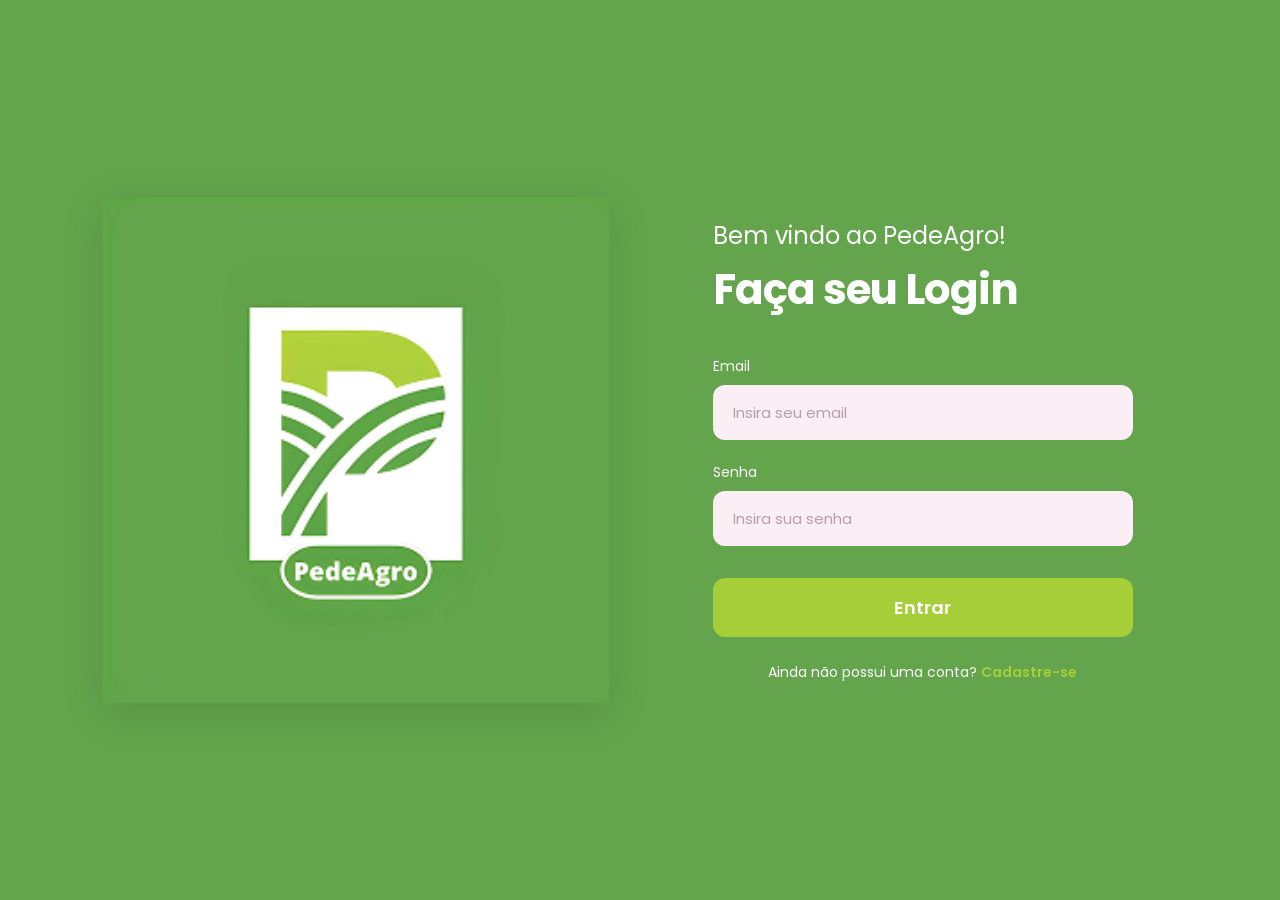
<file: PROGRAMAÇÃO WEB III/atividade 2/login.html>
<!DOCTYPE html>
<html lang="pt-br">
<head>
    <meta charset="UTF-8">
    <meta name="viewport" content="width=device-width, initial-scale=1.0">
    <title>PedeAgro - Login</title>
    <link href="https://fonts.googleapis.com/css2?family=Poppins:wght@300;400;600;700&display=swap" rel="stylesheet">
    <link rel="stylesheet" href="login.css">
</head>
<body class="login-body">
    <div class="login-container">
        <div class="logo-section">
            <div class="logo-wrapper">
                <img src="logo1.png" alt="PedeAgro Logo" class="main-logo">
            </div>
        </div>

        <div class="form-section">
            <div class="form-container">
                <p class="welcome">Bem vindo ao PedeAgro!</p>
                <h1>Faça seu Login</h1>
                
                <form>
                    <div class="input-group">
                        <label for="email">Email</label>
                        <input type="email" id="email" placeholder="Insira seu email">
                    </div>
                    
                    <div class="input-group">
                        <label for="senha">Senha</label>
                        <input type="password" id="senha" placeholder="Insira sua senha">
                    </div>
                    
                    <button type="submit" class="btn-entrar">Entrar</button>
                </form>
                
                <p class="signup-text">
                    Ainda não possui uma conta? <a href="#">Cadastre-se</a>
                </p>
            </div>
        </div>
    </div>
</body>
</html>
</file>
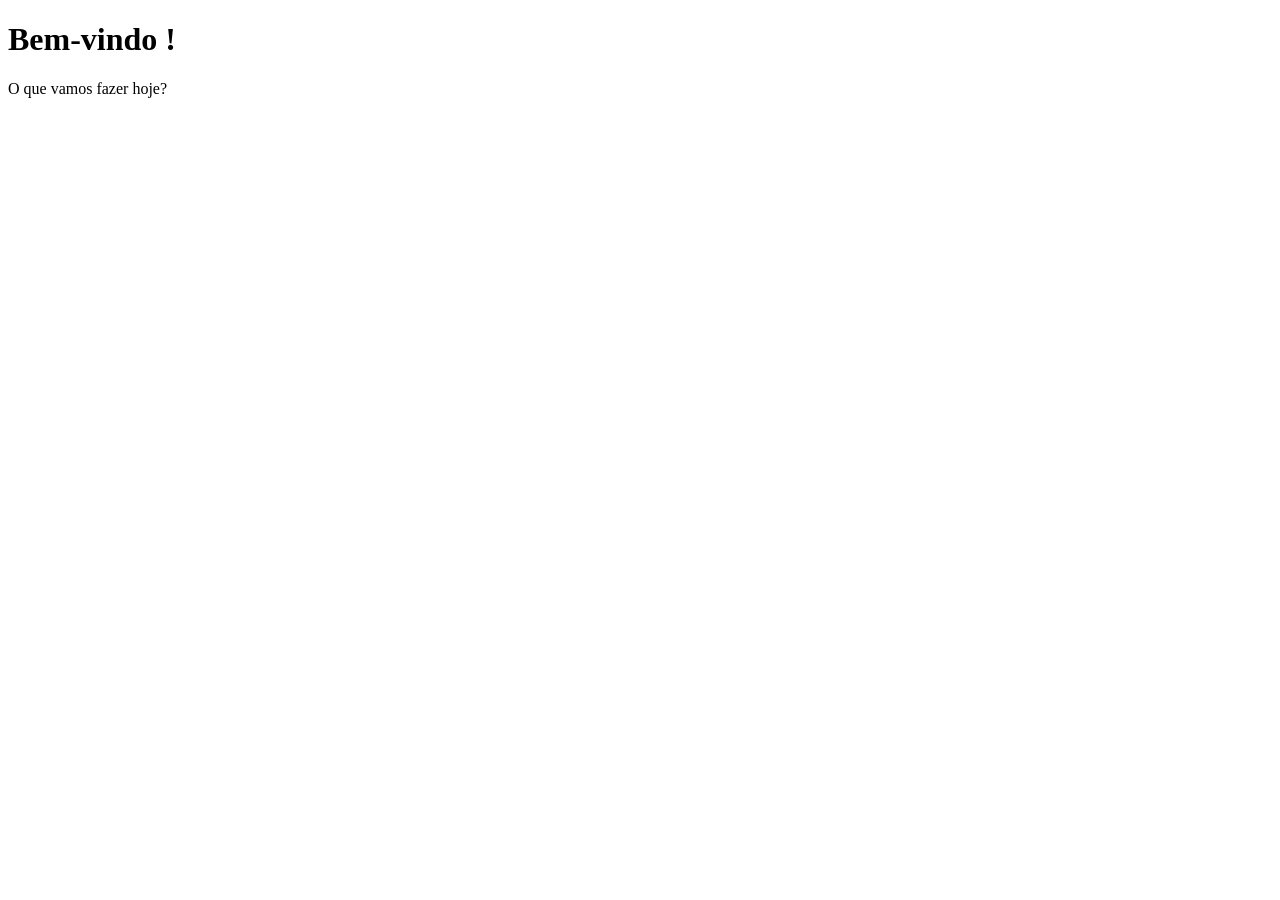
<file: PROGRAMAÇÃO WEB III/Exemplos/ex1.html>
<!DOCTYPE html>
<html lang="pt-BR">
<head>
    <meta charset="UTF-8">
    <meta name="viewport" content="width=device-width, initial-scale=1.0">
    <title>Exemplo JavaScript</title>
</head>
<body>

    <h1>Bem-vindo !</h1>
    <p>O que vamos fazer hoje?</p>

    <script>
        // Exibe um alerta
        alert("Olá! Miguel");
        alert("Tudo Bem?")

        // Exibe mensagem no console
        console.log("Miguel A. Novaes De Sá");
    </script>

</body>
</html>
</file>
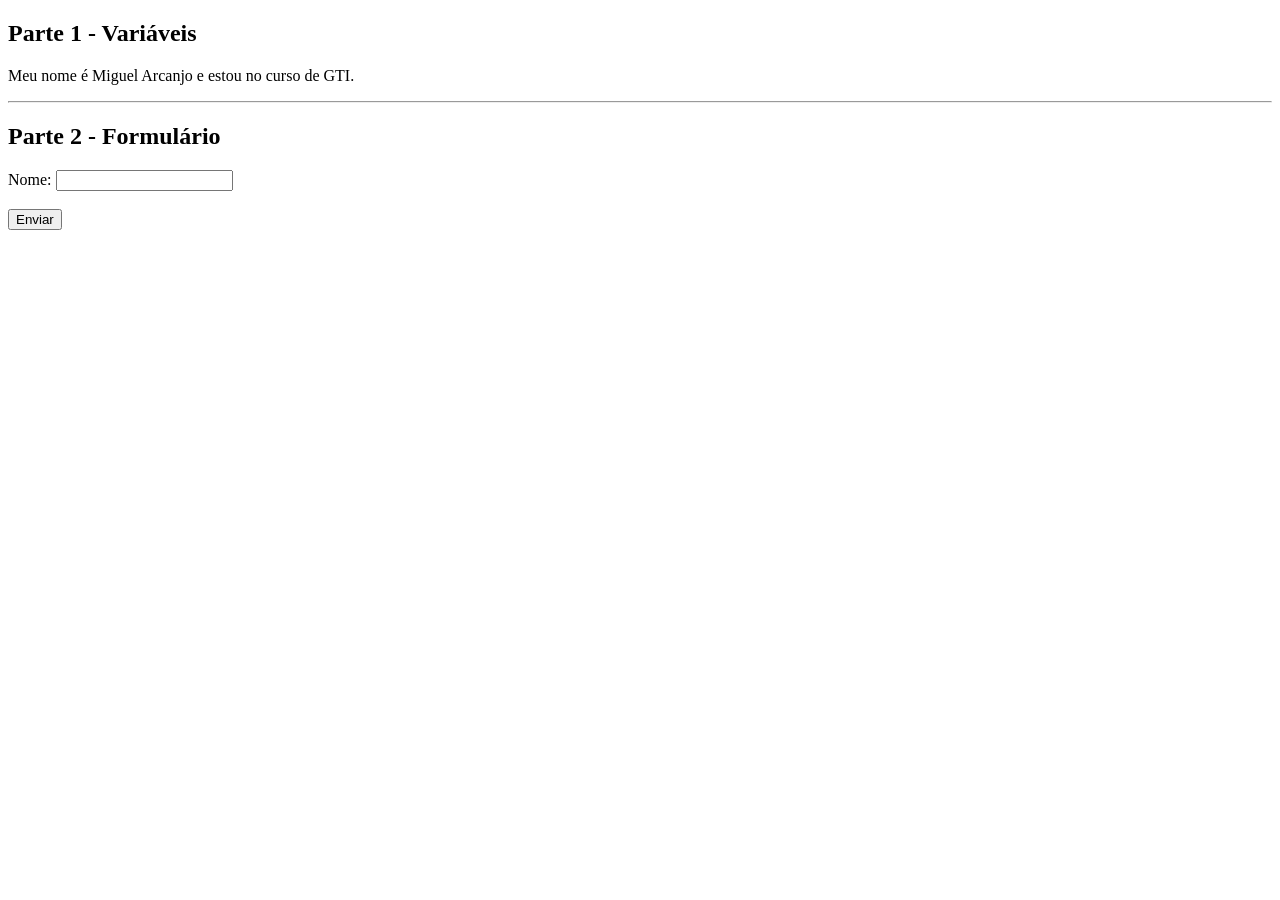
<file: PROGRAMAÇÃO WEB III/Exemplos/ex10.html>
<!DOCTYPE html>
<html lang="pt-BR">
<head>
    <meta charset="UTF-8">
    <title>Exercício JavaScript</title>
</head>
<body>

    <h2>Parte 1 - Variáveis</h2>

    <p id="info"></p>

    <hr>

    <h2>Parte 2 - Formulário</h2>

    <form id="formulario">
        <label>Nome:</label>
        <input type="text" id="nome" required>

        <br><br>

        <button type="submit">Enviar</button>
    </form>

    <h3 id="mensagem"></h3>

    <script>
        // Parte 1
        let nome = "Miguel Arcanjo";
        let curso = "GTI";

        document.getElementById("info").innerHTML =
            "Meu nome é " + nome + " e estou no curso de " + curso + ".";

        // Parte 2
        document.getElementById("formulario").addEventListener("submit", function(event) {
            event.preventDefault();

            let nomeDigitado = document.getElementById("nome").value;

            document.getElementById("mensagem").innerHTML =
                "Bem-vindo(a), " + nomeDigitado + "!<br>Você está no curso de " + curso + ".";
        });
    </script>

</body>
</html>
</file>
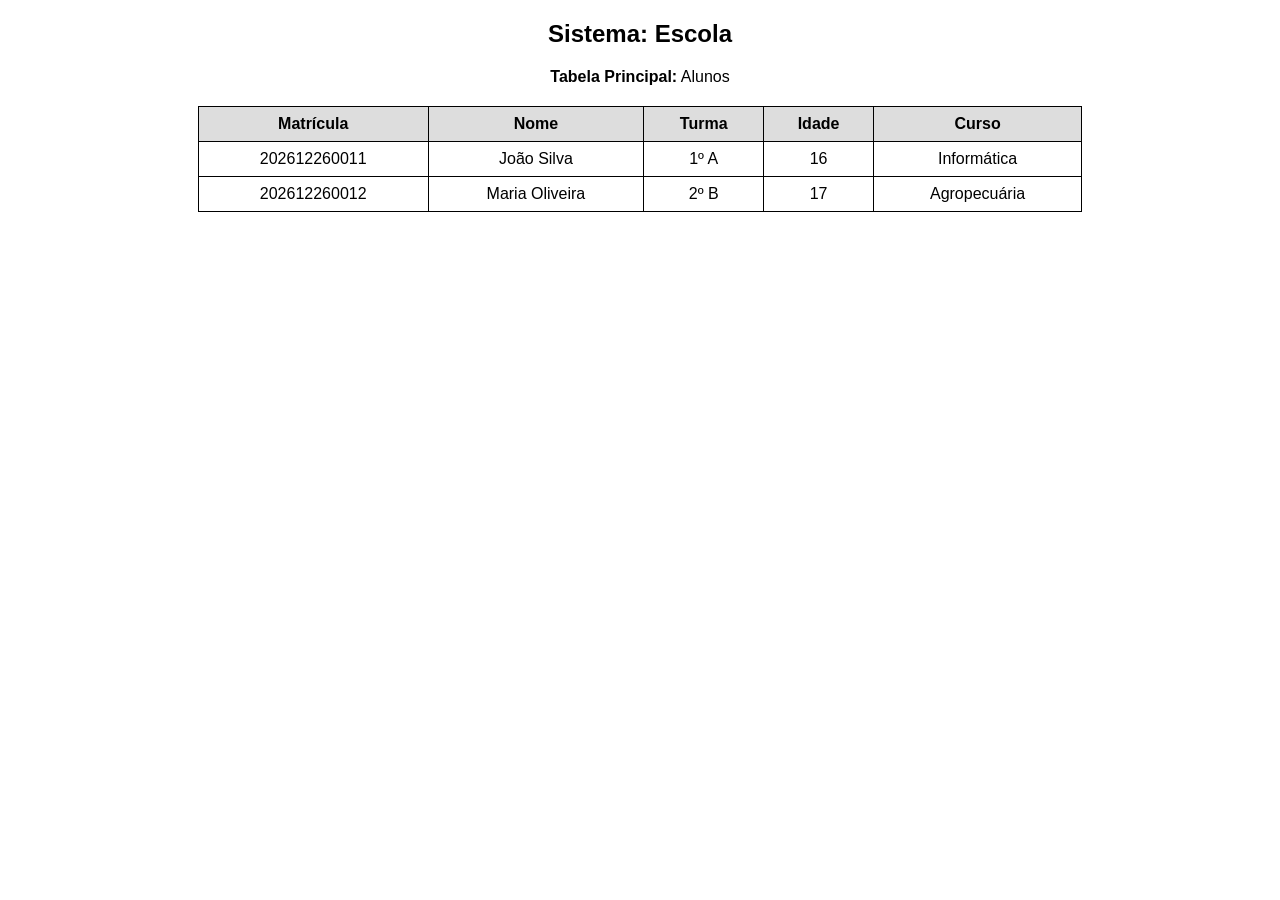
<file: PROGRAMAÇÃO WEB III/Exemplos/ex11.desafio.html>
<!DOCTYPE html>
<html lang="pt-BR">
<head>
    <meta charset="UTF-8">
    <meta name="viewport" content="width=device-width, initial-scale=1.0">
    <title>Desafio - Escola</title>
    <style>
        body {
            font-family: Arial, sans-serif;
            text-align: center;
        }

        table {
            margin: 20px auto;
            border-collapse: collapse;
            width: 70%;
        }

        th, td {
            border: 1px solid #000;
            padding: 8px;
        }

        th {
            background-color: #ddd;
        }
    </style>
</head>
<body>

    <h2>Sistema: Escola</h2>

    <p><strong>Tabela Principal:</strong> Alunos</p>

    <table id="tabelaAlunos">
        <thead>
            <tr>
                <th>Matrícula</th>
                <th>Nome</th>
                <th>Turma</th>
                <th>Idade</th>
                <th>Curso</th>
            </tr>
        </thead>
        <tbody></tbody>
    </table>

    <script>
        const alunos = [
            {
                matricula: "202612260011",
                nome: "João Silva",
                turma: "1º A",
                idade: 16,
                curso: "Informática"
            },
            {
                matricula: "202612260012",
                nome: "Maria Oliveira",
                turma: "2º B",
                idade: 17,
                curso: "Agropecuária"
            }
        ];

        const tbody = document.querySelector("#tabelaAlunos tbody");

        alunos.forEach(aluno => {
            const linha = `
                <tr>
                    <td>${aluno.matricula}</td>
                    <td>${aluno.nome}</td>
                    <td>${aluno.turma}</td>
                    <td>${aluno.idade}</td>
                    <td>${aluno.curso}</td>
                </tr>
            `;
            tbody.innerHTML += linha;
        });
    </script>

</body>
</html>
</file>
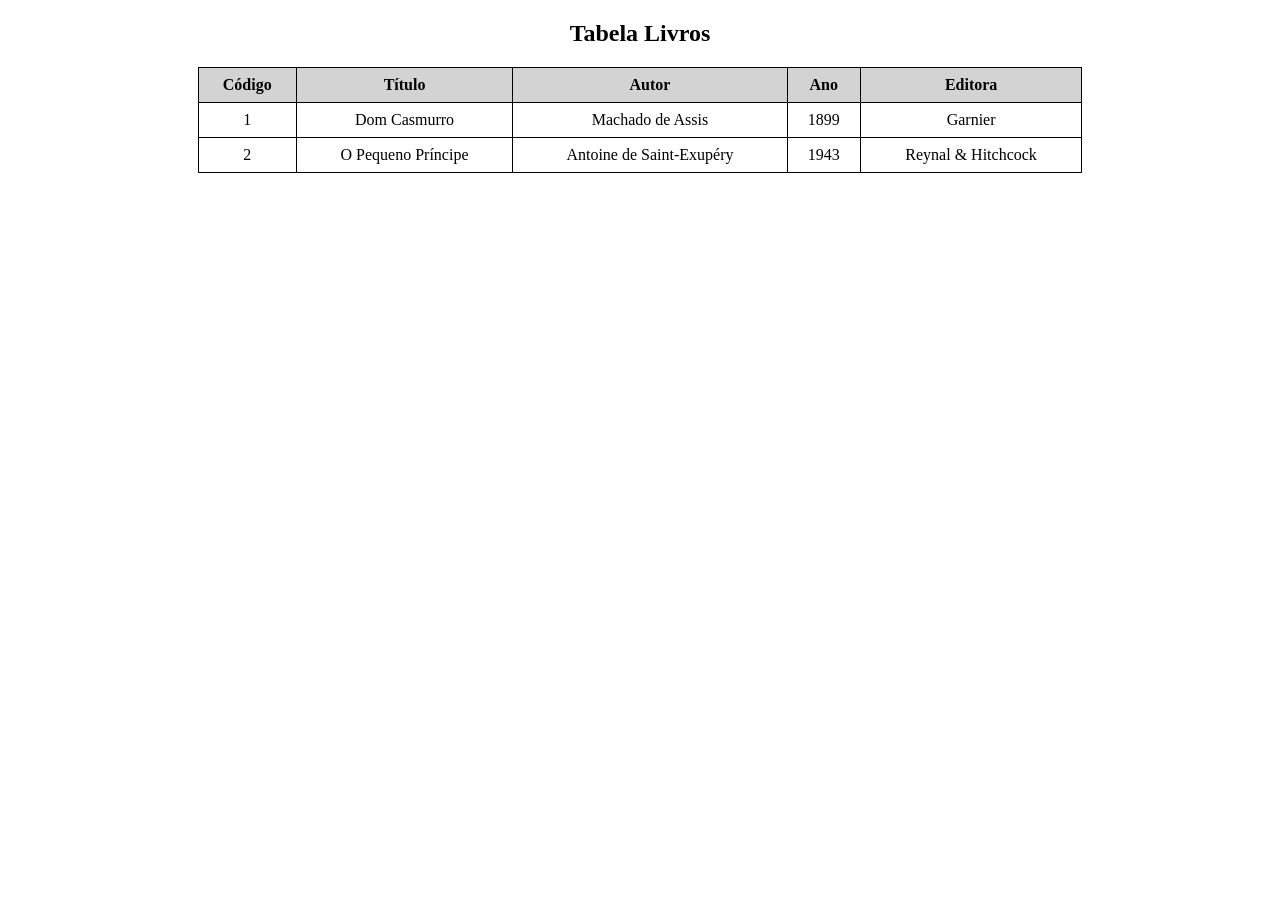
<file: PROGRAMAÇÃO WEB III/Exemplos/ex11.pt2.html>
<!DOCTYPE html>
<html lang="pt-BR">
<head>
    <meta charset="UTF-8">
    <meta name="viewport" content="width=device-width, initial-scale=1.0">
    <title>Tabela Livros</title>
    <style>
        table {
            border-collapse: collapse;
            width: 70%;
            margin: 20px auto;
        }

        th, td {
            border: 1px solid black;
            padding: 8px;
            text-align: center;
        }

        th {
            background-color: lightgray;
        }
    </style>
</head>
<body>

    <h2 style="text-align:center;">Tabela Livros</h2>

    <table>
        <tr>
            <th>Código</th>
            <th>Título</th>
            <th>Autor</th>
            <th>Ano</th>
            <th>Editora</th>
        </tr>
        <tr>
            <td>1</td>
            <td>Dom Casmurro</td>
            <td>Machado de Assis</td>
            <td>1899</td>
            <td>Garnier</td>
        </tr>
        <tr>
            <td>2</td>
            <td>O Pequeno Príncipe</td>
            <td>Antoine de Saint-Exupéry</td>
            <td>1943</td>
            <td>Reynal & Hitchcock</td>
        </tr>
    </table>

    <script>
        console.log("Tabela Livros carregada com sucesso!");
    </script>

</body>
</html>
</file>
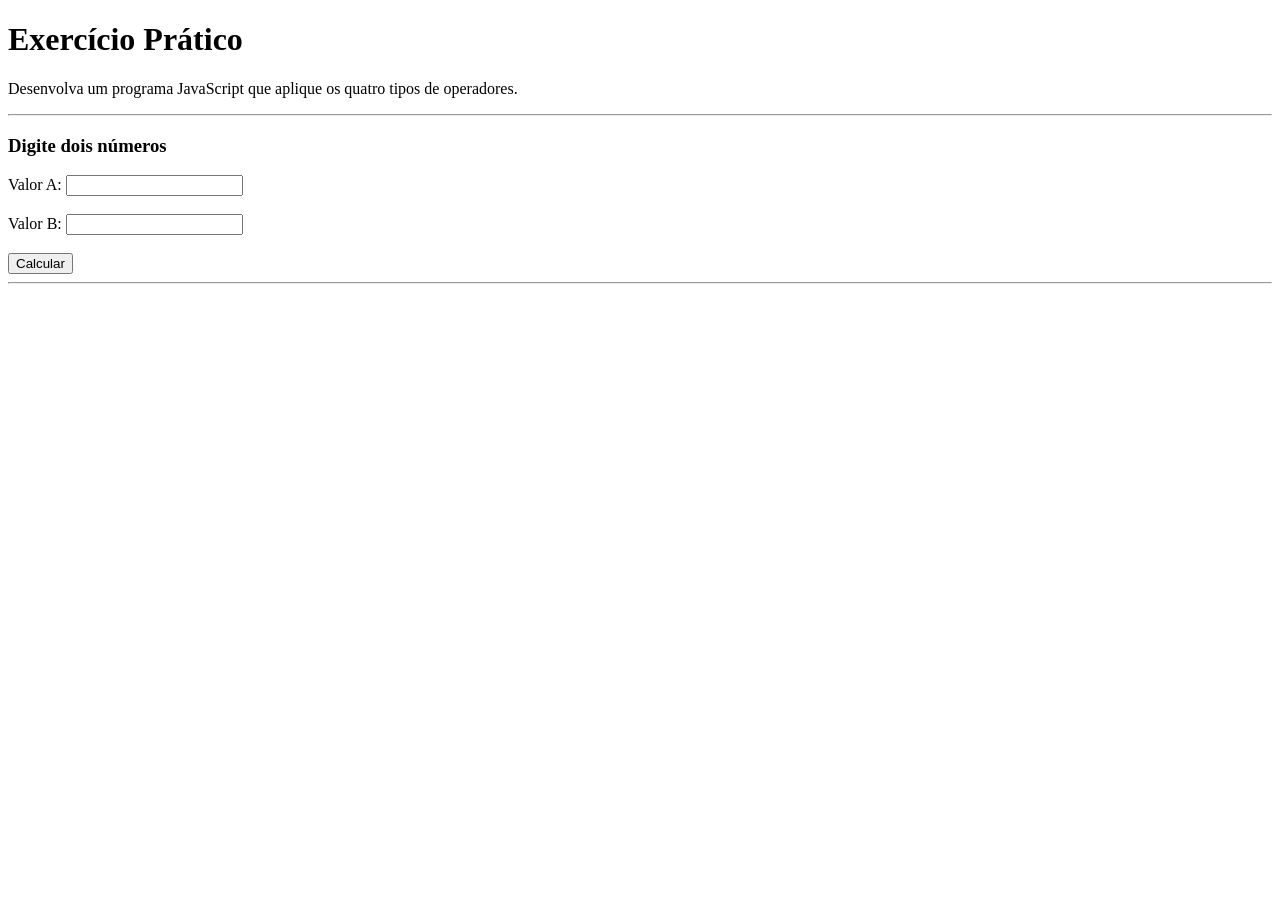
<file: PROGRAMAÇÃO WEB III/Exemplos/ex2.html>
<!DOCTYPE html>
<html lang="pt-br">
<head>
<meta charset="UTF-8">
<title>Exercício Prático</title>
</head>

<body>

<h1>Exercício Prático</h1>

<p>
Desenvolva um programa JavaScript que aplique os quatro tipos de operadores.
</p>

<hr>

<h3>Digite dois números</h3>

<label>Valor A:</label>
<input type="number" id="a">

<br><br>

<label>Valor B:</label>
<input type="number" id="b">

<br><br>

<button onclick="calcular()">Calcular</button>

<hr>

<div id="resultado"></div>

<script>

function calcular(){

    // Pegando valores digitados
    let a = Number(document.getElementById("a").value);
    let b = Number(document.getElementById("b").value);

    // Operações
    let soma = a + b;
    let subtracao = a - b;
    let multiplicacao = a * b;
    let divisao = a / b;

    // Comparação
    let comparacao;

    if(a > b){
        comparacao = "A é maior que B";
    }
    else if(a < b){
        comparacao = "B é maior que A";
    }
    else{
        comparacao = "A e B são iguais";
    }

    // Incremento e decremento
    a++;
    b--;

    // Desafio extra
    let nota = Number(prompt("Digite a nota do aluno:"));
    let frequencia = Number(prompt("Digite a frequência do aluno:"));

    let aprovado;

    if(nota >= 7 && frequencia >= 75){
        aprovado = "O aluno foi aprovado!";
    }
    else{
        aprovado = "O aluno foi reprovado!";
    }

    // Exibir resultados
    document.getElementById("resultado").innerHTML = `
        <h2>Resultados</h2>

        <p>Soma: ${soma}</p>
        <p>Subtração: ${subtracao}</p>
        <p>Multiplicação: ${multiplicacao}</p>
        <p>Divisão: ${divisao}</p>

        <p>${comparacao}</p>

        <p>Novo valor de A após ++ : ${a}</p>
        <p>Novo valor de B após -- : ${b}</p>

        <p>${aprovado}</p>
    `;
}
</script>
</body>
</html>
</file>
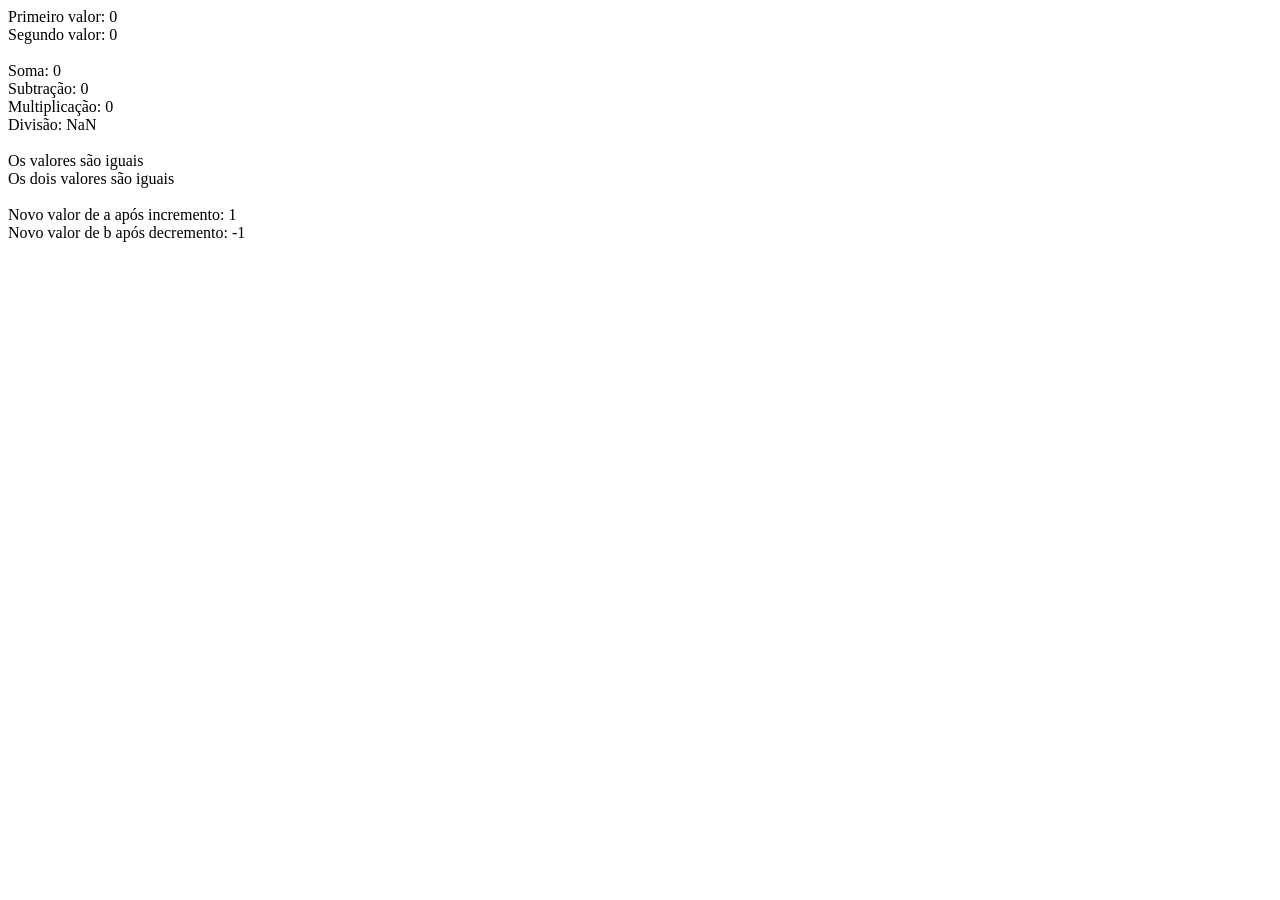
<file: PROGRAMAÇÃO WEB III/Exemplos/ex3.html>
<!DOCTYPE html>
<html lang="pt-BR">
<head>
    <meta charset="UTF-8">
    <title>Operações</title>
</head>
<body>

<script>

let a = Number(prompt("Digite o primeiro valor:"));
let b = Number(prompt("Digite o segundo valor:"));

document.write("Primeiro valor: " + a + "<br>");
document.write("Segundo valor: " + b + "<br><br>");

document.write("Soma: " + (a + b) + "<br>");
document.write("Subtração: " + (a - b) + "<br>");
document.write("Multiplicação: " + (a * b) + "<br>");
document.write("Divisão: " + (a / b) + "<br><br>");

if(a > b){
    document.write(a + " é maior que " + b + "<br>");
}else if(b > a){
    document.write(b + " é maior que " + a + "<br>");
}else{
    document.write("Os valores são iguais<br>");
}

if(a == b){
    document.write("Os dois valores são iguais<br><br>");
}else{
    document.write("Os valores são diferentes<br><br>");
}

a++;
b--;

document.write("Novo valor de a após incremento: " + a + "<br>");
document.write("Novo valor de b após decremento: " + b + "<br>");

</script>

</body>
</html>
</file>
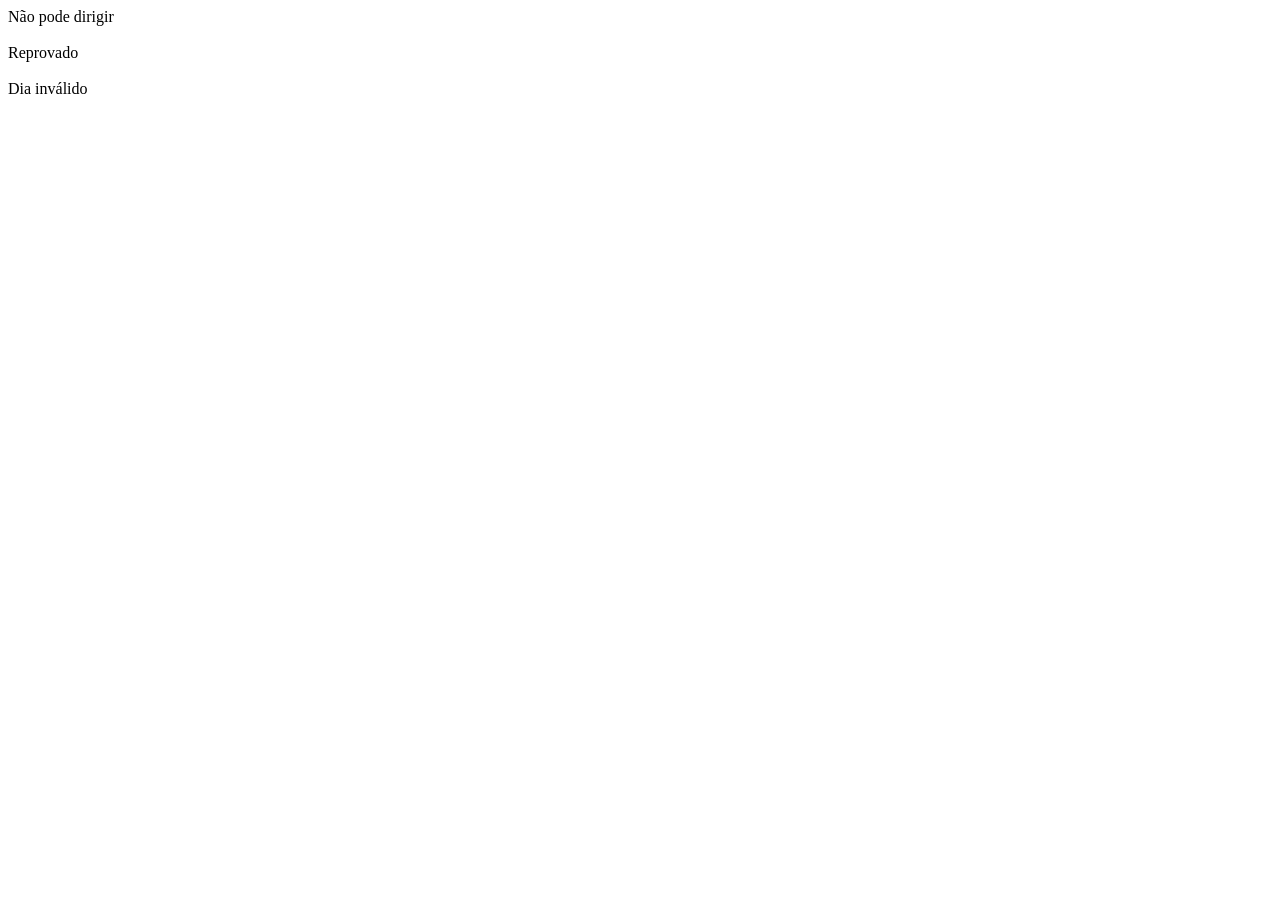
<file: PROGRAMAÇÃO WEB III/Exemplos/ex4.html>
<!DOCTYPE html>
<html lang="pt-BR">
<head>
    <meta charset="UTF-8">
    <title>if else - else if - switch</title>
</head>
<body>

<script>

// Parte 1 — if/else

let idade = Number(prompt("Digite sua idade:"));

if(idade >= 18){
    document.write("Pode dirigir<br><br>");
}else{
    document.write("Não pode dirigir<br><br>");
}


// Parte 2 — else if

let nota = Number(prompt("Digite sua nota:"));

if(nota >= 7){
    document.write("Aprovado<br><br>");
}else if(nota >= 5){
    document.write("Recuperação<br><br>");
}else{
    document.write("Reprovado<br><br>");
}


// Parte 3 — switch

let dia = Number(prompt("Digite um número de 1 a 7:"));

switch(dia){

    case 1:
        document.write("Domingo");
        break;

    case 2:
        document.write("Segunda");
        break;

    case 3:
        document.write("Terça");
        break;

    case 4:
        document.write("Quarta");
        break;

    case 5:
        document.write("Quinta");
        break;

    case 6:
        document.write("Sexta");
        break;

    case 7:
        document.write("Sábado");
        break;

    default:
        document.write("Dia inválido");
}

</script>

</body>
</html>
</file>
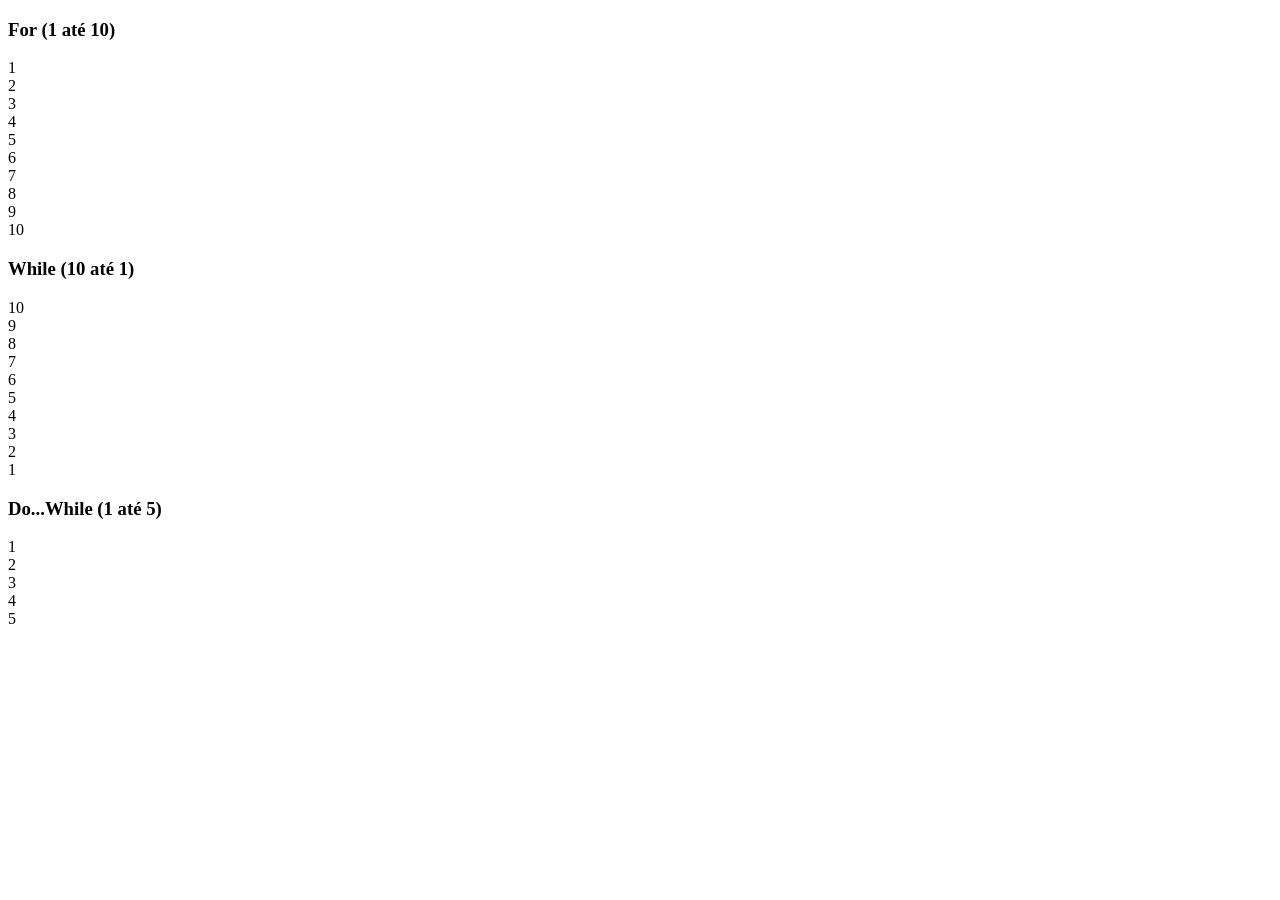
<file: PROGRAMAÇÃO WEB III/Exemplos/ex5.html>
<!DOCTYPE html>
<html lang="pt-BR">
<head>
    <meta charset="UTF-8">
    <title>Estruturas de Repetição</title>
</head>
<body>

    <script>
        // 1. Usando for: números de 1 até 10
        document.write("<h3>For (1 até 10)</h3>");
        for (let i = 1; i <= 10; i++) {
            document.write(i + "<br>");
        }

        // 2. Usando while: contagem regressiva de 10 até 1
        document.write("<h3>While (10 até 1)</h3>");
        let contador = 10;

        while (contador >= 1) {
            document.write(contador + "<br>");
            contador--;
        }

        // 3. Usando do...while: números de 1 até 5
        document.write("<h3>Do...While (1 até 5)</h3>");
        let numero = 1;

        do {
            document.write(numero + "<br>");
            numero++;
        } while (numero <= 5);
    </script>

</body>
</html>
</file>
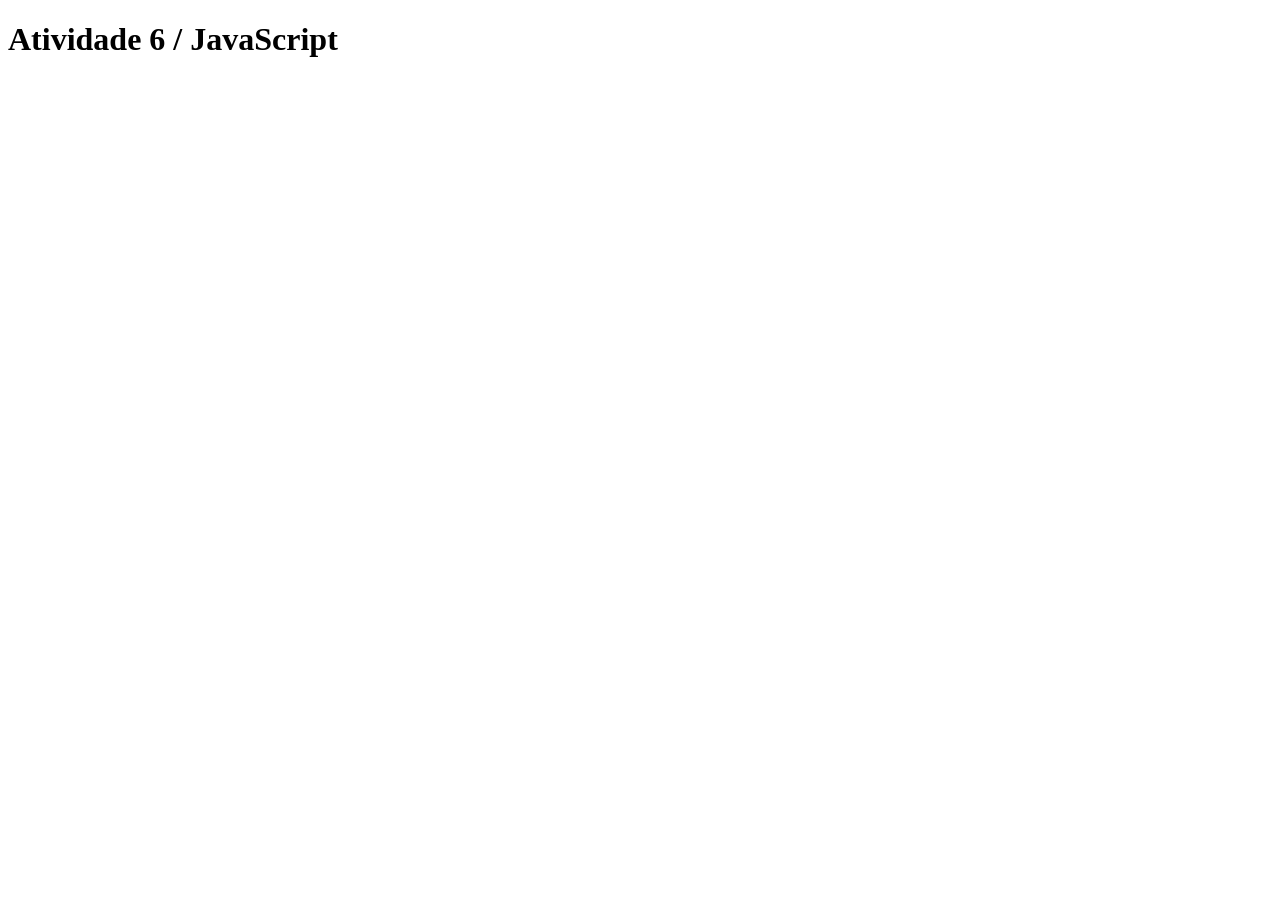
<file: PROGRAMAÇÃO WEB III/Exemplos/ex6.html>
<!DOCTYPE html>
<html lang="pt-BR">
<head>
    <meta charset="UTF-8">
    <meta name="viewport" content="width=device-width, initial-scale=1.0">
    <title>Funções JavaScript</title>
</head>
<body>

    <h1>Atividade 6 / JavaScript</h1>

    <script>

        // 1. Função de boas-vindas
        function apresentar() {
            console.log("Seja bem vindo!");
        }

        apresentar();


        // 2. Função com parâmetro
        function saudar(nome) {
            console.log("Olá, " + nome + "!");
        }

        saudar("Miguel A. Novaes De Sá");


        // 3. Função com retorno
        function calcularArea(base, altura) {
            return base * altura;
        }

        let area = calcularArea(5, 10);
        console.log("Área do retângulo:", area);


        // 4. Desafio: Arrow Function
        const dobro = (numero) => {
            return numero * 2;
        };

        console.log("Dobro de 7:", dobro(7));

    </script>

</body>
</html>
</file>
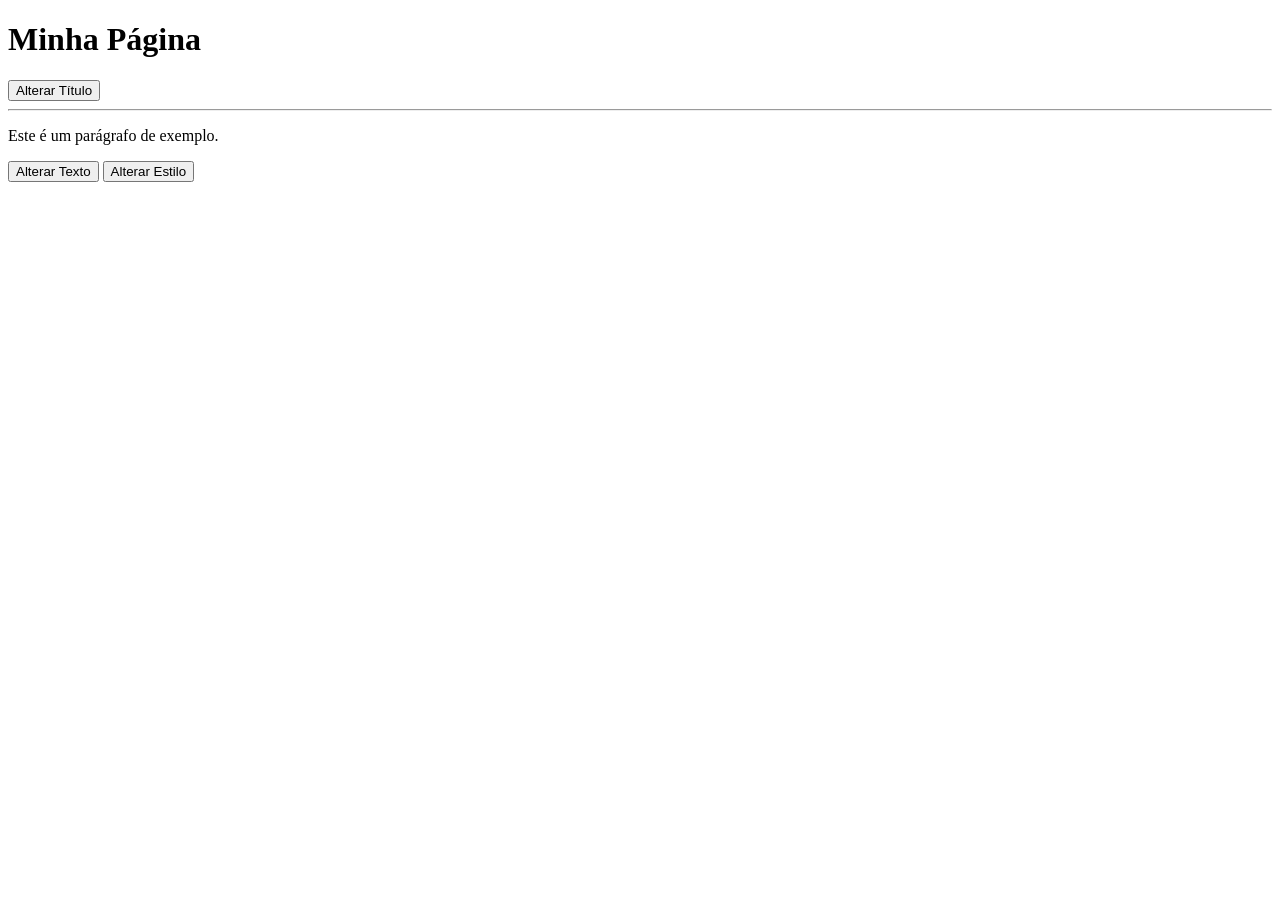
<file: PROGRAMAÇÃO WEB III/Exemplos/ex7.html>
<!DOCTYPE html>
<html lang="pt-br">
<head>
    <meta charset="UTF-8">
    <title>Atividade JavaScript</title>
</head>
<body>

    <!-- Parte 1 e 2 -->
    <h1 id="titulo">Minha Página</h1>

    <button onclick="alterarTitulo()">
        Alterar Título
    </button>

    <hr>

    <!-- Desafio -->
    <p id="texto">
        Este é um parágrafo de exemplo.
    </p>

    <button onclick="alterarTexto()">
        Alterar Texto
    </button>

    <button onclick="alterarEstilo()">
        Alterar Estilo
    </button>

    <script>

        // Parte 1 e 2
        function alterarTitulo() {
            let titulo = document.getElementById("titulo");

            titulo.innerHTML = "Bem-vindo ao JavaScript!";
            titulo.style.color = "blue";
            titulo.style.fontSize = "30px";
        }

        // Desafio - Botão 1
        function alterarTexto() {
            document.getElementById("texto").innerHTML =
                "O texto foi alterado com JavaScript!";
        }

        // Desafio - Botão 2
        function alterarEstilo() {
            let texto = document.getElementById("texto");

            texto.style.color = "white";
            texto.style.backgroundColor = "green";
            texto.style.fontSize = "25px";
        }

    </script>

</body>
</html>
</file>
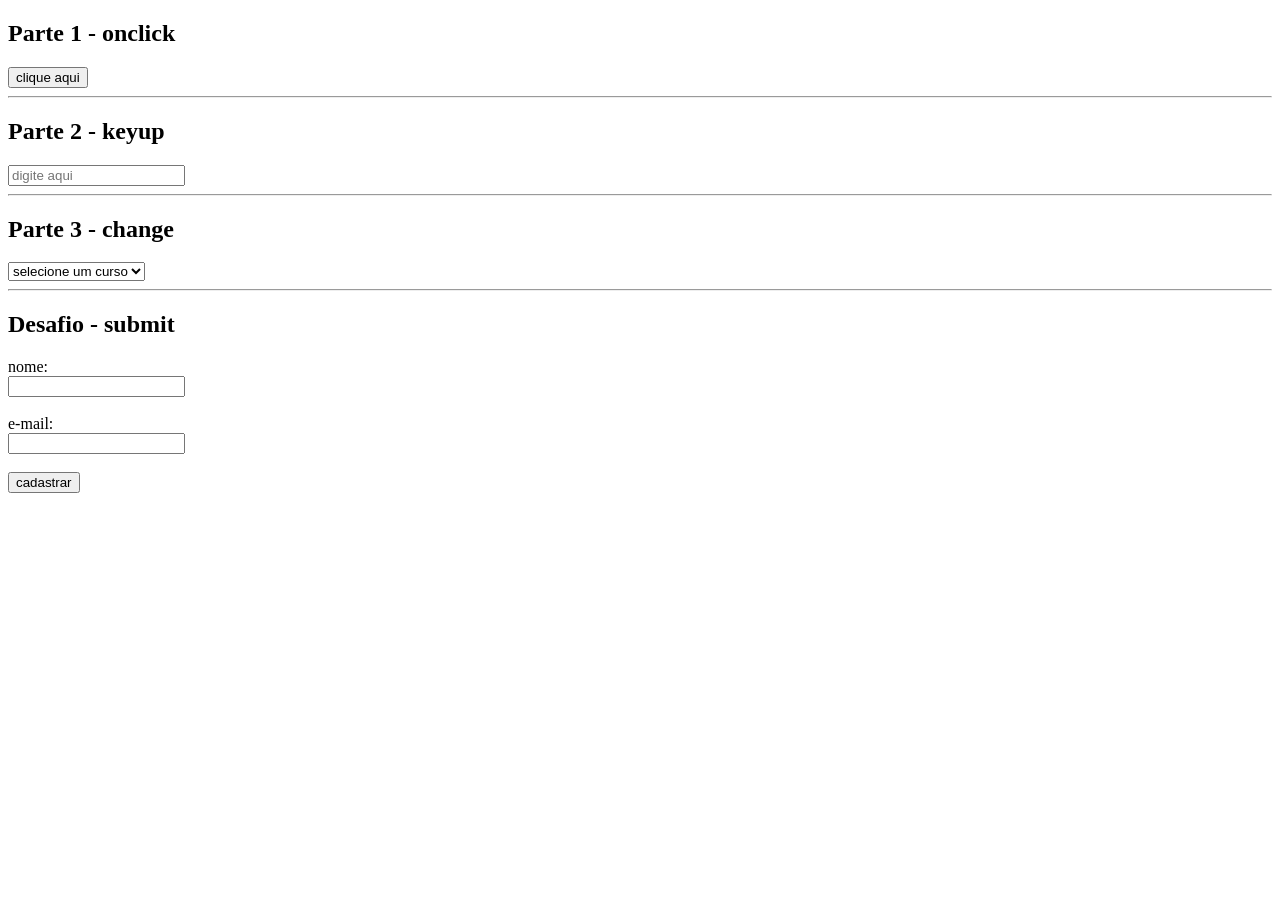
<file: PROGRAMAÇÃO WEB III/Exemplos/ex8.html>
<!DOCTYPE html>
<html lang="pt-BR">
<head>
    <meta charset="UTF-8">
    <title>Eventos JavaScript</title>
</head>
<body>

    <h2>Parte 1 - onclick</h2>
    <button onclick="mensagem()">clique aqui</button>

    <hr>

    <h2>Parte 2 - keyup</h2>
    <input type="text" id="texto" placeholder="digite aqui" onkeyup="digitar()">

    <hr>

    <h2>Parte 3 - change</h2>
    <select id="curso" onchange="escolherCurso()">
        <option value="">selecione um curso</option>
        <option>Informática</option>
        <option>Agropecuária</option>
        <option>Edificações</option>
    </select>

    <hr>

    <h2>Desafio - submit</h2>

    <form onsubmit="return validarFormulario()">
        <label>nome:</label><br>
        <input type="text" id="nome"><br><br>

        <label>e-mail:</label><br>
        <input type="email" id="email"><br><br>

        <input type="submit" value="cadastrar">
    </form>

    <script>

        // Parte 1
        function mensagem() {
            alert("Bem-vindo à Programação Web!");
        }

        // Parte 2
        function digitar() {
            let texto = document.getElementById("texto").value;
            console.log(texto);
        }

        // Parte 3
        function escolherCurso() {
            let curso = document.getElementById("curso").value;

            if (curso != "") {
                alert("Curso escolhido: " + curso);
            }
        }

        // Desafio
        function validarFormulario() {

            let nome = document.getElementById("nome").value;
            let email = document.getElementById("email").value;

            if (nome == "" || email == "") {
                alert("Preencha os campos obrigatórios.");
                return false;
            }

            alert("Cadastro realizado com sucesso!");
            return true;
        }

    </script>

</body>
</html>
</file>
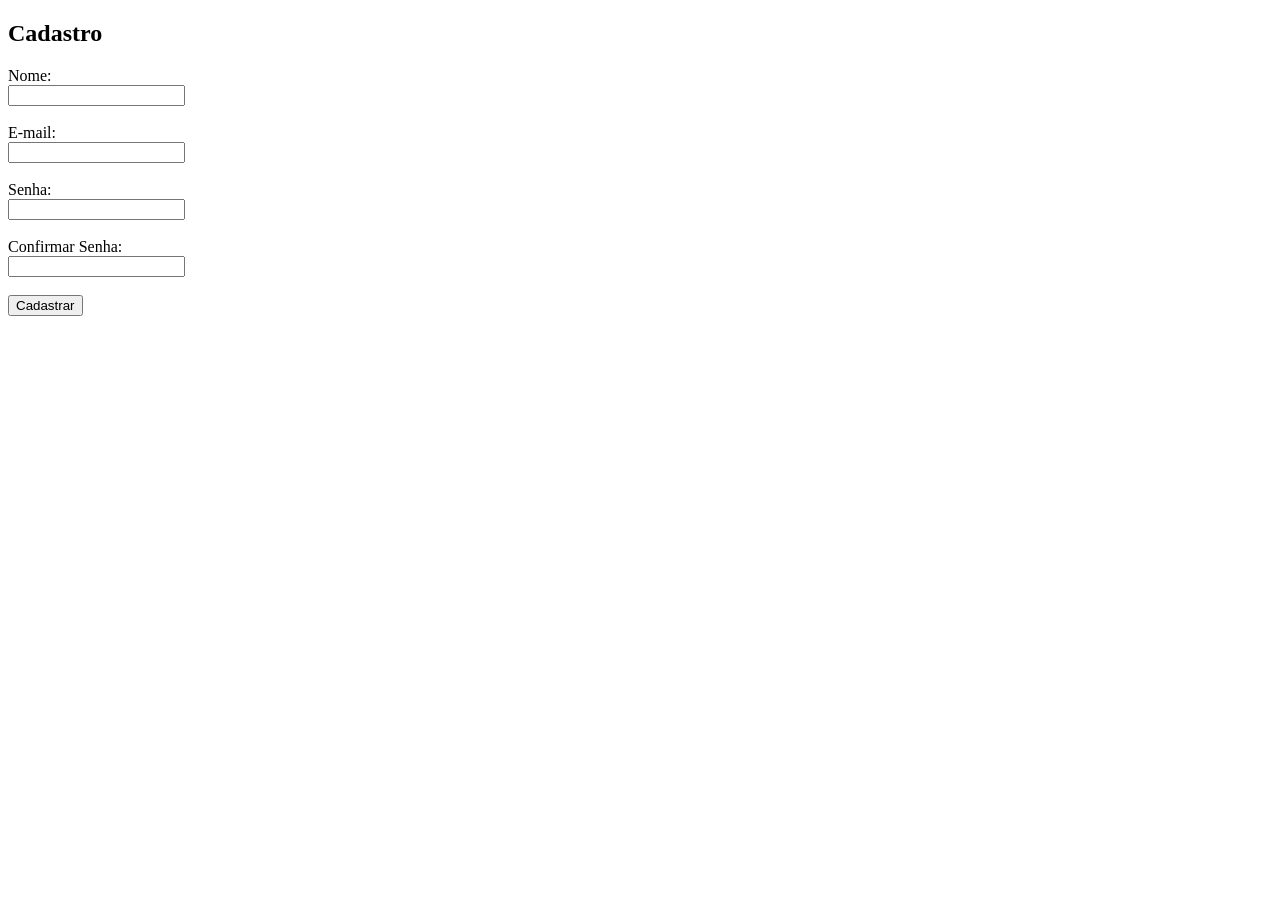
<file: PROGRAMAÇÃO WEB III/Exemplos/ex9.html>
<!DOCTYPE html>
<html lang="pt-BR">
<head>
    <meta charset="UTF-8">
    <title>Validação de Cadastro</title>
</head>
<body>

    <h2>Cadastro</h2>

    <form id="formCadastro">

        <label>Nome:</label><br>
        <input type="text" id="nome"><br><br>

        <label>E-mail:</label><br>
        <input type="email" id="email"><br><br>

        <label>Senha:</label><br>
        <input type="password" id="senha"><br><br>

        <label>Confirmar Senha:</label><br>
        <input type="password" id="confirmarSenha"><br><br>

        <button type="submit">Cadastrar</button>

    </form>

    <p id="mensagem"></p>

    <script>

        const form = document.getElementById("formCadastro");

        form.addEventListener("submit", function(event){

            event.preventDefault();

            let nome = document.getElementById("nome");
            let email = document.getElementById("email");
            let senha = document.getElementById("senha");
            let confirmarSenha = document.getElementById("confirmarSenha");
            let mensagem = document.getElementById("mensagem");

            let valido = true;
            mensagem.innerHTML = "";

            // Limpa as bordas
            nome.style.border = "";
            email.style.border = "";
            senha.style.border = "";
            confirmarSenha.style.border = "";

            // Nome obrigatório
            if(nome.value.trim() == ""){
                nome.style.border = "2px solid red";
                mensagem.innerHTML = "Preencha o campo Nome.";
                valido = false;
            }else{
                nome.style.border = "2px solid green";
            }

            // Email obrigatório
            if(email.value.trim() == ""){
                email.style.border = "2px solid red";
                mensagem.innerHTML += "<br>Preencha o campo E-mail.";
                valido = false;
            }else{
                email.style.border = "2px solid green";
            }

            // Senha com no mínimo 8 caracteres
            if(senha.value.length < 8){
                senha.style.border = "2px solid red";
                mensagem.innerHTML += "<br>A senha deve ter pelo menos 8 caracteres.";
                valido = false;
            }else{
                senha.style.border = "2px solid green";
            }

            // Confirmar senha
            if(confirmarSenha.value != senha.value){
                confirmarSenha.style.border = "2px solid red";
                mensagem.innerHTML += "<br>As senhas não coincidem.";
                valido = false;
            }else if(confirmarSenha.value != ""){
                confirmarSenha.style.border = "2px solid green";
            }

            // Cadastro realizado
            if(valido){
                mensagem.style.color = "green";
                mensagem.innerHTML = "Cadastro realizado com sucesso!";
            }else{
                mensagem.style.color = "red";
            }

        });

    </script>

</body>
</html>
</file>
<file: PROGRAMAÇÃO WEB III/atividade 2/login.css>
/* Reset básico */
* {
    margin: 0;
    padding: 0;
    box-sizing: border-box;
    font-family: 'Poppins', sans-serif;
}

.login-body {
    background-color: #63A44C; /* Verde oliva idêntico ao fundo */
    height: 100vh;
    display: flex;
    justify-content: center;
    align-items: center;
    overflow: hidden;
}

.login-container {
    display: flex;
    width: 100%;
    max-width: 1200px;
    height: 100%;
    align-items: center;
}

/* Lado Esquerdo - Logo */
.logo-section {
    flex: 1.2;
    display: flex;
    justify-content: center;
    align-items: center;
}

.logo-wrapper {
    width: 80%;
    display: flex;
    justify-content: center;
}

.main-logo {
    width: 100%;
    max-width: 550px; /* Logo maior como na foto */
    height: auto;
    filter: drop-shadow(0px 10px 20px rgba(0,0,0,0.1));
}

/* Lado Direito - Formulário */
.form-section {
    flex: 1;
    display: flex;
    justify-content: flex-start;
    padding-left: 40px;
}

.form-container {
    width: 100%;
    max-width: 420px;
    color: white;
}

.welcome {
    font-size: 24px;
    font-weight: 400;
    margin-bottom: 5px;
}

h1 {
    font-size: 42px;
    font-weight: 700;
    margin-bottom: 35px;
    letter-spacing: -1px;
}

/* Inputs */
.input-group {
    margin-bottom: 22px;
}

.input-group label {
    display: block;
    font-size: 14px;
    margin-bottom: 8px;
    font-weight: 400;
}

.input-group input {
    width: 100%;
    padding: 16px 20px;
    border-radius: 12px;
    border: none;
    background-color: #fceef5; /* Cor rosada idêntica à foto */
    font-size: 15px;
    color: #333;
    outline: none;
}

.input-group input::placeholder {
    color: #b5a1a8;
}

/* Botão Entrar */
.btn-entrar {
    width: 100%;
    padding: 16px;
    background-color: #a6ce39; /* Verde limão do botão */
    color: white;
    border: none;
    border-radius: 12px;
    font-size: 18px;
    font-weight: 600;
    cursor: pointer;
    transition: transform 0.2s, background 0.2s;
    margin-top: 10px;
}

.btn-entrar:hover {
    background-color: #95ba32;
    transform: translateY(-2px);
}

/* Link de Cadastro */
.signup-text {
    margin-top: 25px;
    font-size: 14px;
    text-align: center;
    font-weight: 400;
}

.signup-text a {
    color: #a6ce39;
    text-decoration: none;
    font-weight: 600;
}

.signup-text a:hover {
    text-decoration: underline;
}
</file>
